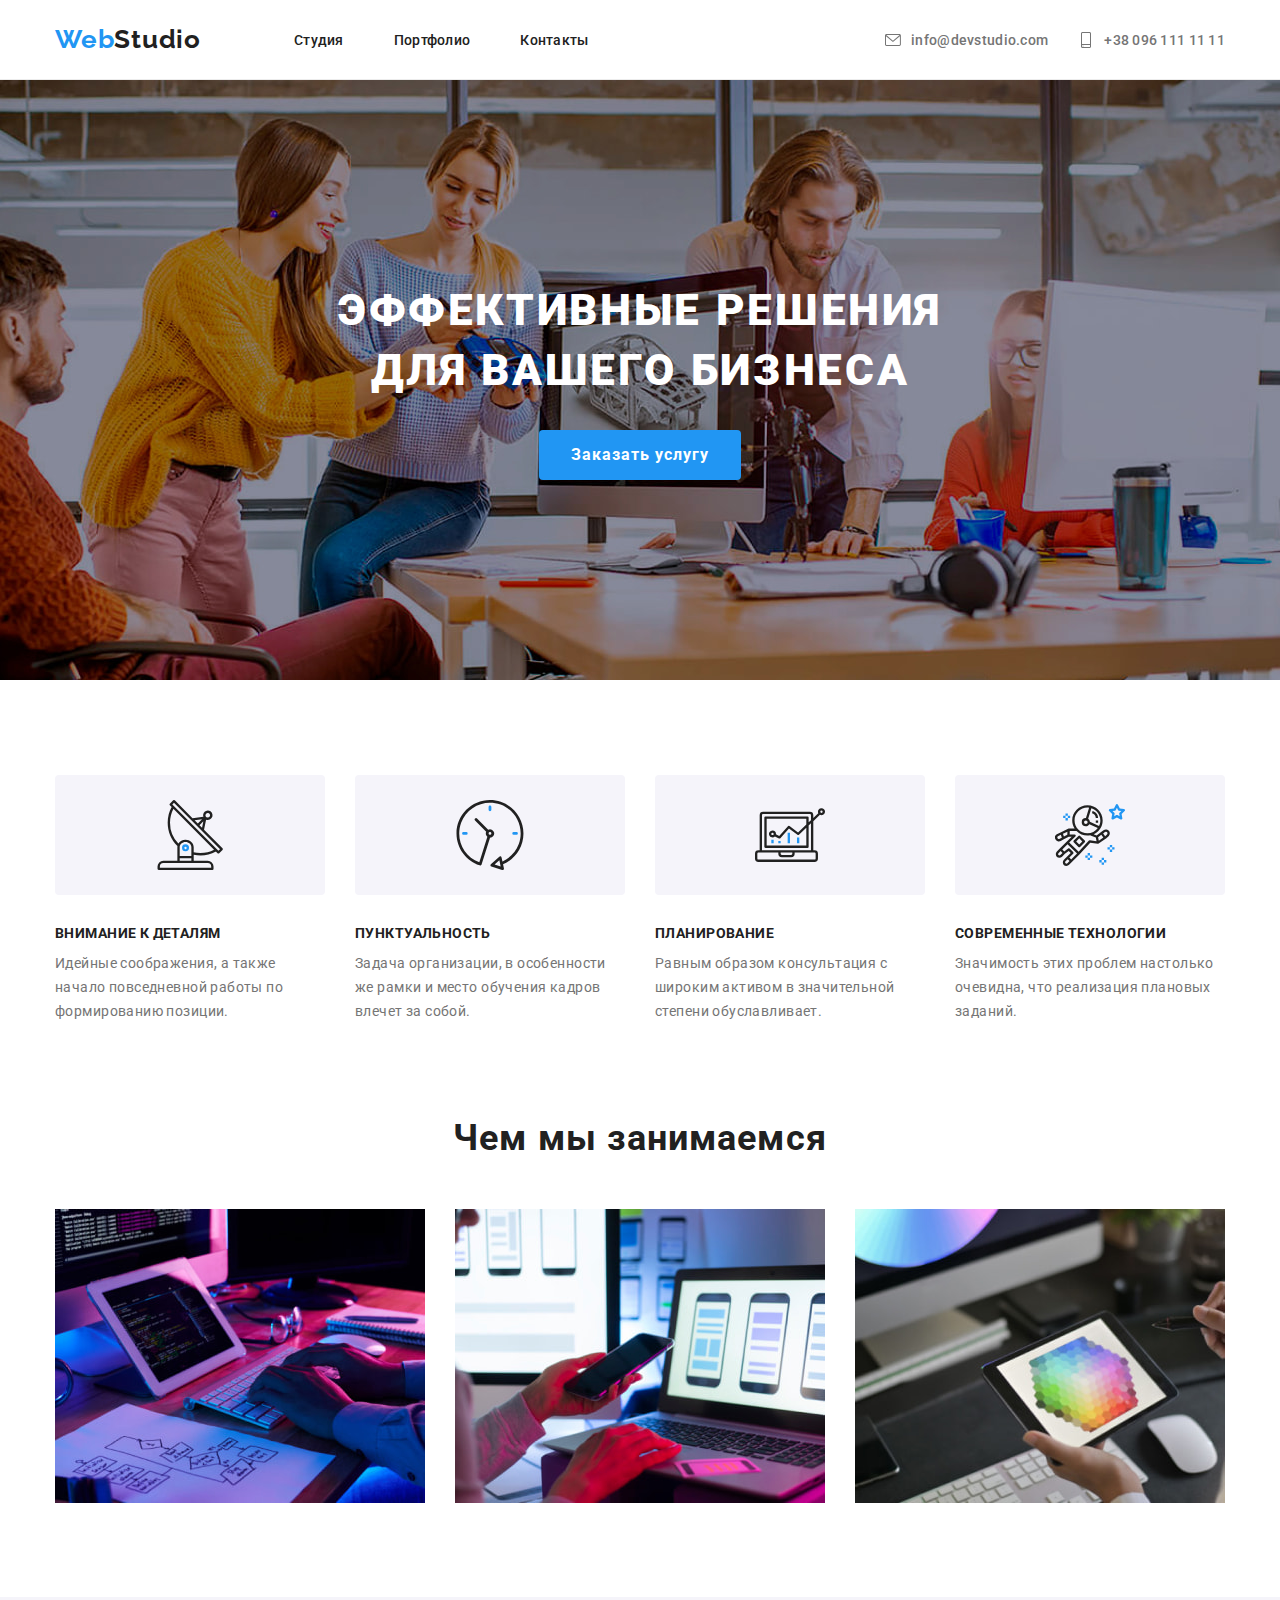
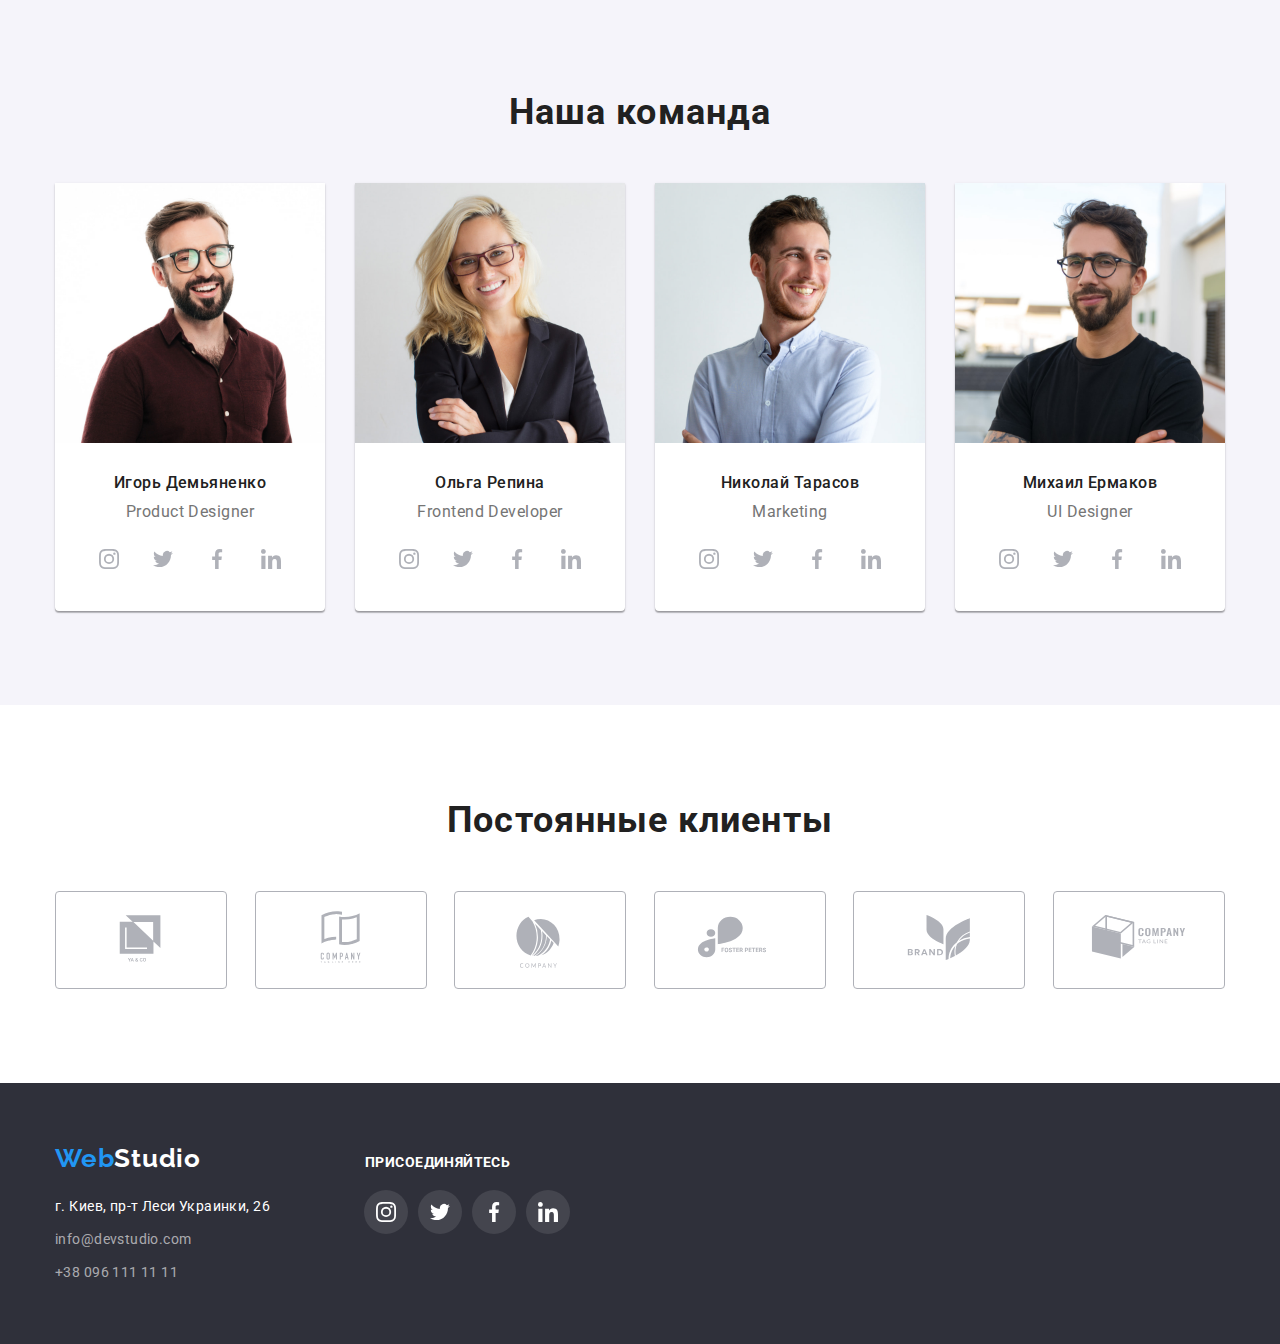
<file: index.html>
<!DOCTYPE html>
<html lang="ru">
  <head>
    <meta charset="utf-8" />
    <meta http-equiv="X-UA-Compatible" content="IE=edge" />
    <meta name="viewport" content="width=device-width, initial-scale=1.0" />
    <title>Студия</title>
    <link rel="preconnect" href="https://fonts.googleapis.com" />
    <link rel="preconnect" href="https://fonts.gstatic.com" crossorigin />
    <link
      href="https://fonts.googleapis.com/css2?family=Raleway:wght@700&family=Roboto:wght@400;500;700;900&display=swap"
      rel="stylesheet"
    />
    <link
      rel="stylesheet"
      href="https://cdnjs.cloudflare.com/ajax/libs/modern-normalize/1.1.0/modern-normalize.css"
      integrity="sha512-Y0MM+V6ymRKN2zStTqzQ227DWhhp4Mzdo6gnlRnuaNCbc+YN/ZH0sBCLTM4M0oSy9c9VKiCvd4Jk44aCLrNS5Q=="
      crossorigin="anonymous"
      referrerpolicy="no-referrer"
    />
    <link rel="stylesheet" href="./css/reset.css" />
    <link rel="stylesheet" href="./css/styles.css" />
  </head>
  <body>
    <header class="header">
      <div class="container">
        <nav class="navigation">
          <a class="logo main-logo" href="./index.html">Web<span>Studio</span></a>
          <ul class="pages">
            <li class="page">
              <a class="page-link" href="./index.html">Студия</a>
            </li>
            <li class="page">
              <a class="page-link" href="./portfolio.html">Портфолио</a>
            </li>
            <li class="page"><a class="page-link" href="">Контакты</a></li>
          </ul>
        </nav>
        <ul class="header-contacts">
          <li class="header-contacts-item">
            <a class="header-contact" href="mailto:info@devstudio.com"
              ><svg class="contact-icon">
                <use href="./images/icons.svg#mail"></use></svg
              >info@devstudio.com</a
            >
          </li>
          <li class="header-contacts-item">
            <a class="header-contact" href="tel:+380961111111"
              ><svg class="contact-icon">
                <use href="./images/icons.svg#phone"></use>
              </svg>
              +38 096 111 11 11</a
            >
          </li>
        </ul>
      </div>
    </header>
    <main>
      <section class="section hero">
        <div class="container">
          <h1 class="slogan">Эффективные решения для вашего бизнеса</h1>
          <button class="to-book" type="button">Заказать услугу</button>
        </div>
      </section>
      <section class="section benefits">
        <div class="container">
          <h2 class="visually-hidden">Преимущества</h2>
          <ul class="benefits-list">
            <li class="benefits-item">
              <div class="benefits-card">
                <svg class="benefits-icon">
                  <use href="./images/icons.svg#antenna"></use>
                </svg>
              </div>
              <h3 class="benefit">Внимание к деталям</h3>
              <p class="description">
                Идейные соображения, а также начало повседневной работы по формированию позиции.
              </p>
            </li>
            <li class="benefits-item">
              <div class="benefits-card">
                <svg class="benefits-icon">
                  <use href="./images/icons.svg#clock"></use>
                </svg>
              </div>
              <h3 class="benefit">Пунктуальность</h3>
              <p class="description">
                Задача организации, в особенности же рамки и место обучения кадров влечет за собой.
              </p>
            </li>
            <li class="benefits-item">
              <div class="benefits-card">
                <svg class="benefits-icon">
                  <use href="./images/icons.svg#laptop"></use>
                </svg>
              </div>
              <h3 class="benefit">Планирование</h3>
              <p class="description">
                Равным образом консультация с широким активом в значительной степени обуславливает.
              </p>
            </li>
            <li class="benefits-item">
              <div class="benefits-card">
                <svg class="benefits-icon">
                  <use href="./images/icons.svg#astronaut"></use>
                </svg>
              </div>
              <h3 class="benefit">Современные технологии</h3>
              <p class="description">
                Значимость этих проблем настолько очевидна, что реализация плановых заданий.
              </p>
            </li>
          </ul>
        </div>
      </section>
      <section class="section skills">
        <div class="container">
          <h2 class="skills-header">Чем мы занимаемся</h2>
          <ul class="skills-list">
            <li>
              <img
                class="skills-performance"
                src="./images/coding.jpg"
                alt="Пишет код за рабочим столом"
                width="370"
                height="294"
              />
            </li>
            <li>
              <img
                class="skills-performance"
                src="./images/mobileapp.jpg"
                alt="Разрабатывает интерфейс приложения для смартфона"
                width="370"
                height="294"
              />
            </li>
            <li>
              <img
                class="skills-performance"
                src="./images/webdesign.jpg"
                alt="Веб-дизайнер работает над цветом"
                width="370"
                height="294"
              />
            </li>
          </ul>
        </div>
      </section>
      <section class="section team">
        <div class="container">
          <h2 class="team-header">Наша команда</h2>
          <ul class="cards">
            <li class="card">
              <div>
                <img
                  class="team-img"
                  src="./images/ihor.jpg"
                  alt="Игорь Демьяненко"
                  width="270"
                  height="260"
                />
              </div>
              <div class="team-mate">
                <h3 class="name">Игорь Демьяненко</h3>
                <p class="role" lang="en">Product Designer</p>
                <ul class="team-links">
                  <li class="team-links-item">
                    <a
                      class="team-link"
                      href="https://www.instagram.com/"
                      target="_blank"
                      rel="noreferrer noopener"
                    >
                      <svg class="social-link" width="20" height="20">
                        <use href="./images/icons.svg#instagram"></use>
                      </svg>
                    </a>
                  </li>
                  <li class="team-links-item">
                    <a
                      class="team-link"
                      href="https://twitter.com/"
                      target="_blank"
                      rel="noreferrer noopener"
                    >
                      <svg class="social-link" width="20" height="20">
                        <use href="./images/icons.svg#twitter"></use>
                      </svg>
                    </a>
                  </li>
                  <li class="team-links-item">
                    <a
                      class="team-link"
                      href="https://www.facebook.com/"
                      target="_blank"
                      rel="noreferrer noopener"
                    >
                      <svg class="social-link" width="20" height="20">
                        <use href="./images/icons.svg#facebook"></use>
                      </svg>
                    </a>
                  </li>
                  <li class="team-links-item">
                    <a
                      class="team-link"
                      href="https://www.linkedin.com/"
                      target="_blank"
                      rel="noreferrer noopener"
                    >
                      <svg class="social-link" width="20" height="20">
                        <use href="./images/icons.svg#linkedin"></use>
                      </svg>
                    </a>
                  </li>
                </ul>
              </div>
            </li>
            <li class="card">
              <div>
                <img
                  class="team-img"
                  src="./images/olha.jpg"
                  alt="Ольга Репина"
                  width="270"
                  height="260"
                />
              </div>
              <div class="team-mate">
                <h3 class="name">Ольга Репина</h3>
                <p class="role" lang="en">Frontend Developer</p>
                <ul class="team-links">
                  <li class="team-links-item">
                    <a
                      class="team-link"
                      href="https://www.instagram.com/"
                      target="_blank"
                      rel="noreferrer noopener"
                    >
                      <svg class="social-link" width="20" height="20">
                        <use href="./images/icons.svg#instagram"></use>
                      </svg>
                    </a>
                  </li>
                  <li class="team-links-item">
                    <a
                      class="team-link"
                      href="https://twitter.com/"
                      target="_blank"
                      rel="noreferrer noopener"
                    >
                      <svg class="social-link" width="20" height="20">
                        <use href="./images/icons.svg#twitter"></use>
                      </svg>
                    </a>
                  </li>
                  <li class="team-links-item">
                    <a
                      class="team-link"
                      href="https://www.facebook.com/"
                      target="_blank"
                      rel="noreferrer noopener"
                    >
                      <svg class="social-link" width="20" height="20">
                        <use href="./images/icons.svg#facebook"></use>
                      </svg>
                    </a>
                  </li>
                  <li class="team-links-item">
                    <a
                      class="team-link"
                      href="https://www.linkedin.com/"
                      target="_blank"
                      rel="noreferrer noopener"
                    >
                      <svg class="social-link" width="20" height="20">
                        <use href="./images/icons.svg#linkedin"></use>
                      </svg>
                    </a>
                  </li>
                </ul>
              </div>
            </li>
            <li class="card">
              <div>
                <img
                  class="team-img"
                  src="./images/nikolay.jpg"
                  alt="Николай Тарасов"
                  width="270"
                  height="260"
                />
              </div>
              <div class="team-mate">
                <h3 class="name">Николай Тарасов</h3>
                <p class="role" lang="en">Marketing</p>
                <ul class="team-links">
                  <li class="team-links-item">
                    <a
                      class="team-link"
                      href="https://www.instagram.com/"
                      target="_blank"
                      rel="noreferrer noopener"
                    >
                      <svg class="social-link" width="20" height="20">
                        <use href="./images/icons.svg#instagram"></use>
                      </svg>
                    </a>
                  </li>
                  <li class="team-links-item">
                    <a
                      class="team-link"
                      href="https://twitter.com/"
                      target="_blank"
                      rel="noreferrer noopener"
                    >
                      <svg class="social-link" width="20" height="20">
                        <use href="./images/icons.svg#twitter"></use>
                      </svg>
                    </a>
                  </li>
                  <li class="team-links-item">
                    <a
                      class="team-link"
                      href="https://www.facebook.com/"
                      target="_blank"
                      rel="noreferrer noopener"
                    >
                      <svg class="social-link" width="20" height="20">
                        <use href="./images/icons.svg#facebook"></use>
                      </svg>
                    </a>
                  </li>
                  <li class="team-links-item">
                    <a
                      class="team-link"
                      href="https://www.linkedin.com/"
                      target="_blank"
                      rel="noreferrer noopener"
                    >
                      <svg class="social-link" width="20" height="20">
                        <use href="./images/icons.svg#linkedin"></use>
                      </svg>
                    </a>
                  </li>
                </ul>
              </div>
            </li>
            <li class="card">
              <div>
                <img
                  class="team-img"
                  src="./images/mihail.jpg"
                  alt="Михаил Ермаков"
                  width="270"
                  height="260"
                />
              </div>
              <div class="team-mate">
                <h3 class="name">Михаил Ермаков</h3>
                <p class="role" lang="en">UI Designer</p>
                <ul class="team-links">
                  <li class="team-links-item">
                    <a
                      class="team-link"
                      href="https://www.instagram.com/"
                      target="_blank"
                      rel="noreferrer noopener"
                    >
                      <svg class="social-link" width="20" height="20">
                        <use href="./images/icons.svg#instagram"></use>
                      </svg>
                    </a>
                  </li>
                  <li class="team-links-item">
                    <a
                      class="team-link"
                      href="https://twitter.com/"
                      target="_blank"
                      rel="noreferrer noopener"
                    >
                      <svg class="social-link" width="20" height="20">
                        <use href="./images/icons.svg#twitter"></use>
                      </svg>
                    </a>
                  </li>
                  <li class="team-links-item">
                    <a
                      class="team-link"
                      href="https://www.facebook.com/"
                      target="_blank"
                      rel="noreferrer noopener"
                    >
                      <svg class="social-link" width="20" height="20">
                        <use href="./images/icons.svg#facebook"></use>
                      </svg>
                    </a>
                  </li>
                  <li class="team-links-item">
                    <a
                      class="team-link"
                      href="https://www.linkedin.com/"
                      target="_blank"
                      rel="noreferrer noopener"
                    >
                      <svg class="social-link" width="20" height="20">
                        <use href="./images/icons.svg#linkedin"></use>
                      </svg>
                    </a>
                  </li>
                </ul>
              </div>
            </li>
          </ul>
        </div>
      </section>
      <section class="section clients">
        <div class="container">
          <h2 class="clients-header">Постоянные клиенты</h2>
          <ul class="clients-list">
            <li class="clients-item">
              <a class="clients-link"
                ><svg class="clients-icon" width="106" height="60">
                  <use href="./images/icons.svg#client-1"></use></svg
              ></a>
            </li>
            <li class="clients-item">
              <a class="clients-link"
                ><svg class="clients-icon" width="106" height="60">
                  <use href="./images/icons.svg#client-2"></use></svg
              ></a>
            </li>
            <li class="clients-item">
              <a class="clients-link"
                ><svg class="clients-icon" width="106" height="60">
                  <use href="./images/icons.svg#client-3"></use></svg
              ></a>
            </li>
            <li class="clients-item">
              <a class="clients-link"
                ><svg class="clients-icon" width="106" height="60">
                  <use href="./images/icons.svg#client-4"></use></svg
              ></a>
            </li>
            <li class="clients-item">
              <a class="clients-link"
                ><svg class="clients-icon" width="106" height="60">
                  <use href="./images/icons.svg#client-5"></use></svg
              ></a>
            </li>
            <li class="clients-item">
              <a class="clients-link"
                ><svg class="clients-icon" width="106" height="60">
                  <use href="./images/icons.svg#client-6"></use></svg
              ></a>
            </li>
          </ul>
        </div>
      </section>
    </main>
    <footer class="footer">
      <div class="container footer-container">
        <div>
          <a class="logo down-logo" href="./index.html">Web<span>Studio</span></a>
          <address class="footer-contacts">
            <ul class="footer-contacts-list">
              <li class="footer-contacts-item">
                <a
                  class="footer-contact"
                  href="https://goo.gl/maps/Qa92efD1YAJftuPJ8"
                  target="_blank"
                  rel="noreferrer noopener"
                  ><span class="address">г. Киев, пр-т Леси Украинки, 26</span>
                </a>
              </li>
              <li class="footer-contacts-item">
                <a class="footer-contact" href="mailto:info@devstudio.com">info@devstudio.com</a>
              </li>
              <li class="footer-contacts-item">
                <a class="footer-contact" href="tel:+380961111111">+38 096 111 11 11</a>
              </li>
            </ul>
          </address>
        </div>
        <div class="footer-social-box">
          <div class="footer-head">
            <h2 class="visually-hidden">Социальные сети</h2>
            <h3 class="footer-header">присоединяйтесь</h3>
          </div>
          <div class="footer-social-links">
            <ul class="footer-links">
              <li class="footer-links-item">
                <a
                  class="footer-link"
                  href="https://www.instagram.com/"
                  target="_blank"
                  rel="noreferrer noopener"
                >
                  <svg class="social-link" width="20" height="20">
                    <use href="./images/icons.svg#instagram"></use>
                  </svg>
                </a>
              </li>
              <li class="footer-links-item">
                <a
                  class="footer-link"
                  href="https://twitter.com/"
                  target="_blank"
                  rel="noreferrer noopener"
                >
                  <svg class="social-link" width="20" height="20">
                    <use href="./images/icons.svg#twitter"></use>
                  </svg>
                </a>
              </li>
              <li class="footer-links-item">
                <a
                  class="footer-link"
                  href="https://www.facebook.com/"
                  target="_blank"
                  rel="noreferrer noopener"
                >
                  <svg class="social-link" width="20" height="20">
                    <use href="./images/icons.svg#facebook"></use>
                  </svg>
                </a>
              </li>
              <li class="footer-links-item">
                <a
                  class="footer-link"
                  href="https://www.linkedin.com/"
                  target="_blank"
                  rel="noreferrer noopener"
                >
                  <svg class="social-link" width="20" height="20">
                    <use href="./images/icons.svg#linkedin"></use>
                  </svg>
                </a>
              </li>
            </ul>
          </div>
        </div>
      </div>
    </footer>
  </body>
</html>
</file>
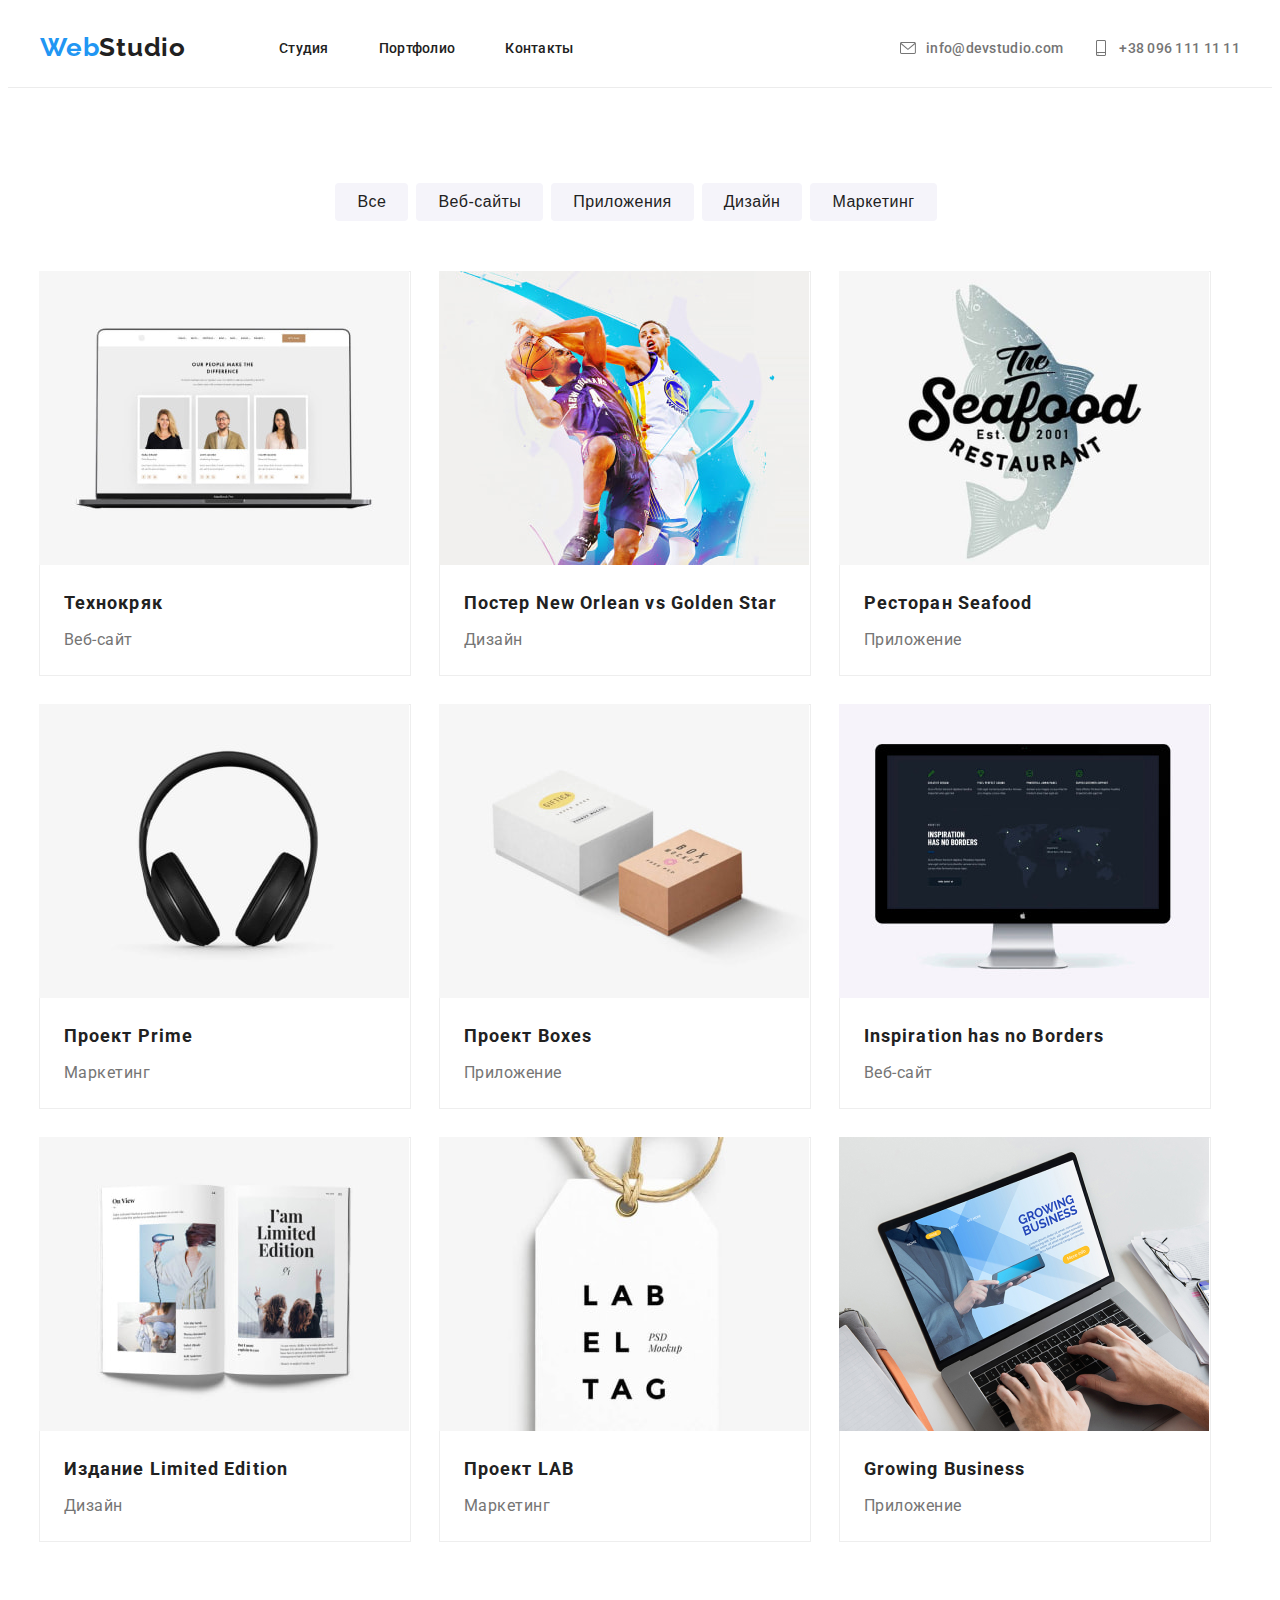
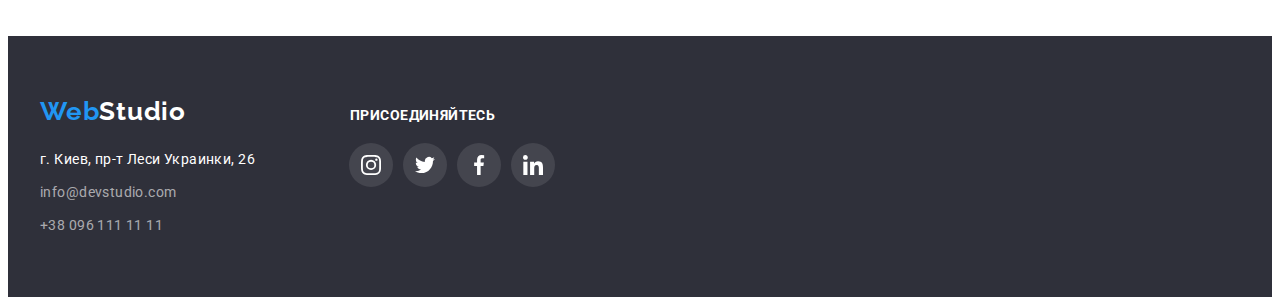
<file: portfolio.html>
<!DOCTYPE html>
<html lang="ru">
  <head>
    <meta charset="utf-8" />
    <meta http-equiv="X-UA-Compatible" content="IE=edge" />
    <meta name="viewport" content="width=device-width, initial-scale=1.0" />
    <title>Портфолио</title>
    <link rel="preconnect" href="https://fonts.googleapis.com" />
    <link rel="preconnect" href="https://fonts.gstatic.com" crossorigin />
    <link
      href="https://fonts.googleapis.com/css2?family=Raleway:wght@700&family=Roboto:wght@400;500;700;900&display=swap"
      rel="stylesheet"
    />
    <link
      rel="stylesheet"
      href="https://cdnjs.cloudflare.com/ajax/libs/modern-normalize/1.1.0/modern-normalize.min.css"
      integrity="sha512-wpPYUAdjBVSE4KJnH1VR1HeZfpl1ub8YT/NKx4PuQ5NmX2tKuGu6U/JRp5y+Y8XG2tV+wKQpNHVUX03MfMFn9Q=="
      crossorigin="anonymous"
      referrerpolicy="no-referrer"
    />
    <link rel="stylesheet" href="./css/reset.css" />
    <link rel="stylesheet" href="./css/styles.css" />
  </head>
  <body>
    <header class="header">
      <div class="container">
        <nav class="navigation">
          <a class="logo main-logo" href="./index.html">Web<span>Studio</span></a>
          <ul class="pages">
            <li class="page">
              <a class="page-link" href="./index.html">Студия</a>
            </li>
            <li class="page">
              <a class="page-link" href="./portfolio.html">Портфолио</a>
            </li>
            <li class="page"><a class="page-link" href="">Контакты</a></li>
          </ul>
        </nav>
        <ul class="header-contacts">
          <li class="header-contacts-item">
            <a class="header-contact" href="mailto:info@devstudio.com"
              ><svg class="contact-icon">
                <use href="./images/icons.svg#mail"></use></svg
              >info@devstudio.com</a
            >
          </li>
          <li class="header-contacts-item">
            <a class="header-contact" href="tel:+380961111111"
              ><svg class="contact-icon">
                <use href="./images/icons.svg#phone"></use>
              </svg>
              +38 096 111 11 11</a
            >
          </li>
        </ul>
      </div>
    </header>
    <main>
      <section class="portfolio section">
        <div class="container">
          <h1 class="visually-hidden">Типы услуг</h1>
          <ul class="buttons-list">
            <li class="buttons-item">
              <button class="button" type="button">Все</button>
            </li>
            <li class="buttons-item">
              <button class="button" type="button">Веб-сайты</button>
            </li>
            <li class="buttons-item">
              <button class="button" type="button">Приложения</button>
            </li>
            <li class="buttons-item">
              <button class="button" type="button">Дизайн</button>
            </li>
            <li class="buttons-item">
              <button class="button" type="button">Маркетинг</button>
            </li>
          </ul>
          <h2 class="visually-hidden">Выполненные работы</h2>
          <ul class="works">
            <li class="work">
              <div>
                <a href="">
                  <img
                    class="work-img"
                    src="./images/technocrack.jpg"
                    alt="Веб-сайт Технокряк"
                    width="370"
                    height="294"
                  />
                </a>
              </div>
              <div class="work-description">
                <h3 class="work-title">Технокряк</h3>
                <p class="work-type">Веб-сайт</p>
              </div>
            </li>
            <li class="work">
              <div>
                <a href="">
                  <img
                    class="work-img"
                    src="./images/poster_basketball.jpg"
                    alt="Постер с баскетболистами"
                    width="370"
                    height="294"
                  />
                </a>
              </div>
              <div class="work-description">
                <h3 class="work-title">Постер New Orlean vs Golden Star</h3>
                <p class="work-type">Дизайн</p>
              </div>
            </li>
            <li class="work">
              <div>
                <a href="">
                  <img
                    class="work-img"
                    src="./images/seafood.jpg"
                    alt="Seafood restaurant"
                    width="370"
                    height="294"
                  />
                </a>
              </div>
              <div class="work-description">
                <h3 class="work-title">Ресторан Seafood</h3>
                <p class="work-type">Приложение</p>
              </div>
            </li>
            <li class="work">
              <div>
                <a href="">
                  <img
                    class="work-img"
                    src="./images/headphones.jpg"
                    alt="Наушники"
                    width="370"
                    height="294"
                  />
                </a>
              </div>
              <div class="work-description">
                <h3 class="work-title">Проект Prime</h3>
                <p class="work-type">Маркетинг</p>
              </div>
            </li>
            <li class="work">
              <div>
                <a href="">
                  <img
                    class="work-img"
                    src="./images/boxes.jpg"
                    alt="Коробки"
                    width="370"
                    height="294"
                  />
                </a>
              </div>
              <div class="work-description">
                <h3 class="work-title">Проект Boxes</h3>
                <p class="work-type">Приложение</p>
              </div>
            </li>
            <li class="work">
              <div>
                <a href="">
                  <img
                    class="work-img"
                    src="./images/inspiration.jpg"
                    alt="Веб-сайт Inspiration"
                    width="370"
                    height="294"
                  />
                </a>
              </div>
              <div class="work-description">
                <h3 class="work-title">Inspiration has no Borders</h3>
                <p class="work-type">Веб-сайт</p>
              </div>
            </li>
            <li class="work">
              <div>
                <a href="">
                  <img
                    class="work-img"
                    src="./images/magazine.jpg"
                    alt="Журнал"
                    width="370"
                    height="294"
                  />
                </a>
              </div>
              <div class="work-description">
                <h3 class="work-title">Издание Limited Edition</h3>
                <p class="work-type">Дизайн</p>
              </div>
            </li>
            <li class="work">
              <div>
                <a href="">
                  <img
                    class="work-img"
                    src="./images/label.jpg"
                    alt="Бирка"
                    width="370"
                    height="294"
                  />
                </a>
              </div>
              <div class="work-description">
                <h3 class="work-title">Проект LAB</h3>
                <p class="work-type">Маркетинг</p>
              </div>
            </li>
            <li class="work">
              <div>
                <a href="">
                  <img
                    class="work-img"
                    src="./images/growing_business.jpg"
                    alt="Приложение growing business"
                    width="370"
                    height="294"
                  />
                </a>
              </div>
              <div class="work-description">
                <h3 class="work-title">Growing Business</h3>
                <p class="work-type">Приложение</p>
              </div>
            </li>
          </ul>
        </div>
      </section>
    </main>
    <footer class="footer">
      <div class="container footer-container">
        <div>
          <a class="logo down-logo" href="./index.html">Web<span>Studio</span></a>
          <address class="footer-contacts">
            <ul class="footer-contacts-list">
              <li class="footer-contacts-item">
                <a
                  class="footer-contact"
                  href="https://goo.gl/maps/Qa92efD1YAJftuPJ8"
                  target="_blank"
                  rel="noreferrer noopener"
                  ><span class="address">г. Киев, пр-т Леси Украинки, 26</span>
                </a>
              </li>
              <li class="footer-contacts-item">
                <a class="footer-contact" href="mailto:info@devstudio.com">info@devstudio.com</a>
              </li>
              <li class="footer-contacts-item">
                <a class="footer-contact" href="tel:+380961111111">+38 096 111 11 11</a>
              </li>
            </ul>
          </address>
        </div>
        <div class="footer-social-box">
          <div class="footer-head">
            <h2 class="visually-hidden">Социальные сети</h2>
            <h3 class="footer-header">присоединяйтесь</h3>
          </div>
          <div class="footer-social-links">
            <ul class="footer-links">
              <li class="footer-links-item">
                <a
                  class="footer-link"
                  href="https://www.instagram.com/"
                  target="_blank"
                  rel="noreferrer noopener"
                >
                  <svg class="social-link" width="20" height="20">
                    <use href="./images/icons.svg#instagram"></use>
                  </svg>
                </a>
              </li>
              <li class="footer-links-item">
                <a
                  class="footer-link"
                  href="https://twitter.com/"
                  target="_blank"
                  rel="noreferrer noopener"
                >
                  <svg class="social-link" width="20" height="20">
                    <use href="./images/icons.svg#twitter"></use>
                  </svg>
                </a>
              </li>
              <li class="footer-links-item">
                <a
                  class="footer-link"
                  href="https://www.facebook.com/"
                  target="_blank"
                  rel="noreferrer noopener"
                >
                  <svg class="social-link" width="20" height="20">
                    <use href="./images/icons.svg#facebook"></use>
                  </svg>
                </a>
              </li>
              <li class="footer-links-item">
                <a
                  class="footer-link"
                  href="https://www.linkedin.com/"
                  target="_blank"
                  rel="noreferrer noopener"
                >
                  <svg class="social-link" width="20" height="20">
                    <use href="./images/icons.svg#linkedin"></use>
                  </svg>
                </a>
              </li>
            </ul>
          </div>
        </div>
      </div>
    </footer>
  </body>
</html>
</file>
<file: css/styles.css>
:root {
  --main-color: #212121;
  --accent-color: #2196f3;
  --white-color: #ffffff;
  --text-color: #757575;
  --background-color: #2f303a;
  --team-background: #f5f4fa;
  --icons-fill: #afb1b8;
  --main-font: 14px;
}

body {
  font-family: 'roboto', sans-serif;
}

.visually-hidden {
  width: 1px;
  height: 1px;
  overflow: hidden;
  margin: 0;
  padding: 0;
  opacity: 0;
}

/*----------BOXES----------*/

.section {
  padding: 94px 0;
  margin: 0 0;
}

.container {
  width: 1200px;
  padding: 0 15px;
  margin: 0 auto;
}

/*----------HEADER----------*/

.header {
  background-color: var(--white-color);
  border-bottom: solid 1px #ececec;
}

.header > .container {
  display: flex;
  justify-content: space-between;
  align-items: center;
  margin: auto;
}

.navigation {
  display: flex;
  align-items: inherit;
  padding: 24px 0;
}

.logo {
  margin-right: 93px;
  font-family: 'raleway';
  font-style: normal;
  font-weight: 700;
  font-size: 26px;
  line-height: calc(31 / 26);
  letter-spacing: 0.03em;
  color: var(--accent-color);
}

.main-logo span {
  color: var(--main-color);
}

.pages {
  display: flex;
  margin: 0;
  padding: 0;
}

.pages :not(:last-child) {
  margin-right: 50px;
}
.page-link {
  display: block;
  font-weight: 500;
  font-size: var(--main-font);
  line-height: calc(16 / 14);
  letter-spacing: 0.02em;
  color: var(--main-color);
}

.page-link:hover,
.page-link:focus {
  color: var(--accent-color);
}

.header-contacts {
  display: flex;
  margin: 0;
  padding: 0;
}

.header-contacts :not(:last-child) {
  margin-right: 30px;
}
.contact-icon {
  max-width: 16px;
  max-height: 16px;
  margin-right: 10px;
  fill: currentColor;
}

.header-contact {
  display: flex;
  align-items: center;
  font-style: normal;
  font-size: var(--main-font);
  font-weight: 500;
  line-height: calc(16 / 14);
  letter-spacing: 0.02em;
  text-align: center;
  color: var(--text-color);
}

.header-contact:hover,
.header-contact:focus {
  color: var(--accent-color);
}

/*----------FOOTER----------*/

.footer {
  padding: 60px 0;
  background-color: var(--background-color);
}

.footer-container {
  display: flex;
  align-items: baseline;
}

.down-logo {
  display: block;
  margin-bottom: 20px;
}

.down-logo span {
  color: var(--white-color);
}

.footer-contacts-list {
  margin: 0 0;
  padding: 0 0;
}

.footer-contact {
  display: block;
  width: 231px;
  font-style: normal;
  font-size: var(--main-font);
  font-weight: 400;
  line-height: calc(24 / 14);
  letter-spacing: 0.03em;
  color: rgba(255, 255, 255, 0.6);
}

.address {
  display: block;
  font-style: normal;
  font-weight: 400;
  font-size: var(--main-font);
  line-height: calc(24 / 14);
  color: var(--white-color);
}

.footer-contact:hover,
.footer-contact:focus,
.address:hover,
.address:focus {
  color: var(--accent-color);
}

.footer-contacts-list :not(:last-child) {
  margin-bottom: 9px;
}

.footer-social-box {
  display: flex;
  flex-direction: column;
  margin-left: 70px;
}
.footer-head {
  display: flex;
  align-items: baseline;
  margin-bottom: 20px;
}

.footer-social-links {
  display: inline;
}

.footer-header {
  margin: 0 0;
  padding: 0;
  font-size: var(--main-font);
  line-height: calc(16 / 14);
  letter-spacing: 0.03em;
  text-transform: uppercase;
  color: var(--white-color);
}

.footer-links {
  display: flex;
  justify-content: center;
  margin: 0;
  padding: 0;
}

.footer-links :not(:last-child) {
  margin-right: 10px;
}

.footer-link {
  display: flex;
  width: 44px;
  height: 44px;
  border-radius: 50%;
  background-color: rgba(255, 255, 255, 0.1);
  color: var(--white-color);
}

.footer-link:hover,
.footer-link:focus {
  background-color: var(--accent-color);
  color: var(--white-color);
}

/*----------HERO----------*/

.hero {
  margin: 0 0;
  padding: 200px 0;
  background-color: var(--background-color);
  background-image: url(../images/hero-bg.jpg),
    linear-gradient(rgba(47, 48, 58, 0.4), rgba(47, 48, 58, 0.4));
  background-repeat: no-repeat;
  background-position: center;
  background-size: 1600px;
  text-align: center;
}

.slogan {
  max-width: 696px;
  margin: 0 auto 30px;
  padding: 0;
  font-weight: 900;
  font-size: 44px;
  line-height: calc(60 / 44);
  letter-spacing: 0.06em;
  text-transform: uppercase;
  color: var(--white-color);
  text-align: center;
}

.to-book {
  padding: 10px 32px;
  margin: 0 auto;
  font-weight: 700;
  font-size: 16px;
  line-height: calc(30 / 16);
  text-align: center;
  letter-spacing: 0.06em;
  color: var(--white-color);
  background: var(--accent-color);
  border-radius: 4px;
}

.to-book:hover,
.to-book:focus {
  background-color: #188ce8;
}

/*----------BENEFITS----------*/

.benefits {
  background-color: var(--white-color);
}

.benefits-list {
  margin: 0 0;
  padding: 0 0;
  display: flex;
  justify-content: space-between;
}

.benefits-item {
  width: 270px;
}

.benefits-card {
  display: flex;
  width: 270px;
  height: 120px;
  margin-bottom: 30px;
  background-color: var(--team-background);
  border-radius: 4px;
}

.benefits-icon {
  max-width: 70px;
  max-height: 70px;
  margin: auto;
}

.benefit {
  margin: 0 0 10px;
  padding: 0;
  font-size: var(--main-font);
  line-height: calc(16 / 14);
  letter-spacing: 0.03em;
  text-transform: uppercase;
  color: var(--main-color);
}

.description {
  margin: 0;
  padding: 0;
  font-size: var(--main-font);
  line-height: calc(24 / 14);
  letter-spacing: 0.03em;
  color: var(--text-color);
}

/*----------SKILLS----------*/

.skills {
  padding-top: 0;
  background-color: var(--white-color);
}

.skills-header {
  margin: 0 0 50px;
  padding: 0 0;
  font-size: 36px;
  line-height: calc(42 / 36);
  text-align: center;
  letter-spacing: 0.03em;
  color: var(--main-color);
}

.skills-list {
  margin: 0 0;
  padding: 0 0;
  display: flex;
  justify-content: space-between;
}

.skills-performance {
  display: block;
}

/*----------TEAM----------*/

.team {
  background-color: var(--team-background);
}

.team-header {
  margin: 0 0 50px;
  padding: 0 0;
  font-size: 36px;
  line-height: calc(42 / 36);
  text-align: center;
  letter-spacing: 0.03em;
  color: var(--main-color);
}

.cards {
  margin: 0 0;
  padding: 0 0;
  display: flex;
  justify-content: space-between;
}

.card {
  margin: 0 0;
  padding: 0 0;
  width: 270px;
  background-color: var(--white-color);
  box-shadow: 0px 1px 3px rgba(0, 0, 0, 0.12), 0px 1px 1px rgba(0, 0, 0, 0.14),
    0px 2px 1px rgba(0, 0, 0, 0.2);
  border-radius: 0px 0px 4px 4px;
}

.team-img {
  display: block;
}

.team-mate {
  padding: 30px 0;
  text-align: center;
}

.name {
  margin: 0 0 10px;
  padding: 0 0;
  font-weight: 500;
  font-size: 16px;
  line-height: calc(19 / 16);
  text-align: center;
  letter-spacing: 0.03em;
  color: var(--main-color);
}

.role {
  margin: 0 0 16px;
  padding: 0 0;
  font-size: 16px;
  line-height: calc(19 / 16);
  text-align: center;
  letter-spacing: 0.03em;
  color: var(--text-color);
}

.team-links {
  display: flex;
  justify-content: center;
  margin: 0;
  padding: 0;
}

.team-links :not(:last-child) {
  margin-right: 10px;
}

.team-link {
  display: flex;
  width: 44px;
  height: 44px;
  border-radius: 50%;
  color: var(--icons-fill);
}

.team-link:hover,
.team-link:focus {
  background-color: var(--accent-color);
  color: var(--white-color);
}

.social-link {
  margin: auto;
  fill: currentColor;
}

/*----------CLIENTS----------*/

.clients {
}

.clients-header {
  margin: 0 0 50px;
  padding: 0 0;
  font-size: 36px;
  line-height: calc(42 / 36);
  text-align: center;
  letter-spacing: 0.03em;
  color: var(--main-color);
}

.clients-list {
  margin: 0;
  padding: 0;
  display: flex;
  justify-content: space-between;
}

.clients-link {
  display: block;
  padding: 16px 32px;
  border: 1px solid var(--icons-fill);
  border-radius: 4px;
  color: var(--icons-fill);
}

.clients-link:hover,
.clients-link:focus {
  border: 1px solid var(--accent-color);
  color: var(--accent-color);
  cursor: pointer;
}

.clients-icon {
  fill: currentColor;
}

/*--------------------PORTFOLIO-PAGE--------------------*/

/*----------BUTTONS-----------*/

.buttons-list {
  margin: 0 0;
  padding: 0 0;
  display: flex;
  justify-content: center;
}

.buttons-item {
  margin-right: 8px;
}

.buttons li:last-child {
  margin-right: 0;
}

.button {
  padding: 6px 22px;
  margin-bottom: 50px;
  font-weight: 500;
  font-size: 16px;
  line-height: calc(26 / 16);
  text-align: center;
  letter-spacing: 0.03em;
  color: var(--main-color);
  background: #f5f4fa;
  border-radius: 4px;
}

.button:hover,
.button:focus {
  background: var(--accent-color);
  color: var(--white-color);
  box-shadow: 0px 3px 1px rgba(0, 0, 0, 0.1), 0px 1px 2px rgba(0, 0, 0, 0.08),
    0px 2px 2px rgba(0, 0, 0, 0.12);
}

/*----------WORKS----------*/

.works {
  width: inherit;
  display: flex;
  flex-wrap: wrap;
  margin-left: -29px;
  margin-top: -29px;
  margin-bottom: 0;
  margin-right: 0;
  padding: 0 0;
}

.work {
  width: 370px;
  padding: 0 0;
  margin-left: 28px;
  margin-top: 28px;
  flex-basis: calc((100% - 90px) / 3);
  background-color: var(--white-color);
  border: 1px solid #eeeeee;
}

.work:hover {
  box-shadow: 0px 1px 1px rgba(0, 0, 0, 0.12), 0px 4px 4px rgba(0, 0, 0, 0.06),
    1px 4px 6px rgba(0, 0, 0, 0.16);
}

.work-img {
  display: block;
  margin: -1px 0 0 -1px;
}

.work-description {
  padding: 20px 24px;
}

.work-title {
  margin: 0 0 4px;
  padding: 0 0;
  font-size: 18px;
  line-height: calc(36 / 18);
  letter-spacing: 0.06em;
  color: var(--main-color);
}

.work-type {
  margin: 0 0;
  font-size: 16px;
  line-height: calc(30 / 16);
  letter-spacing: 0.03em;
  color: var(--text-color);
}
</file>
